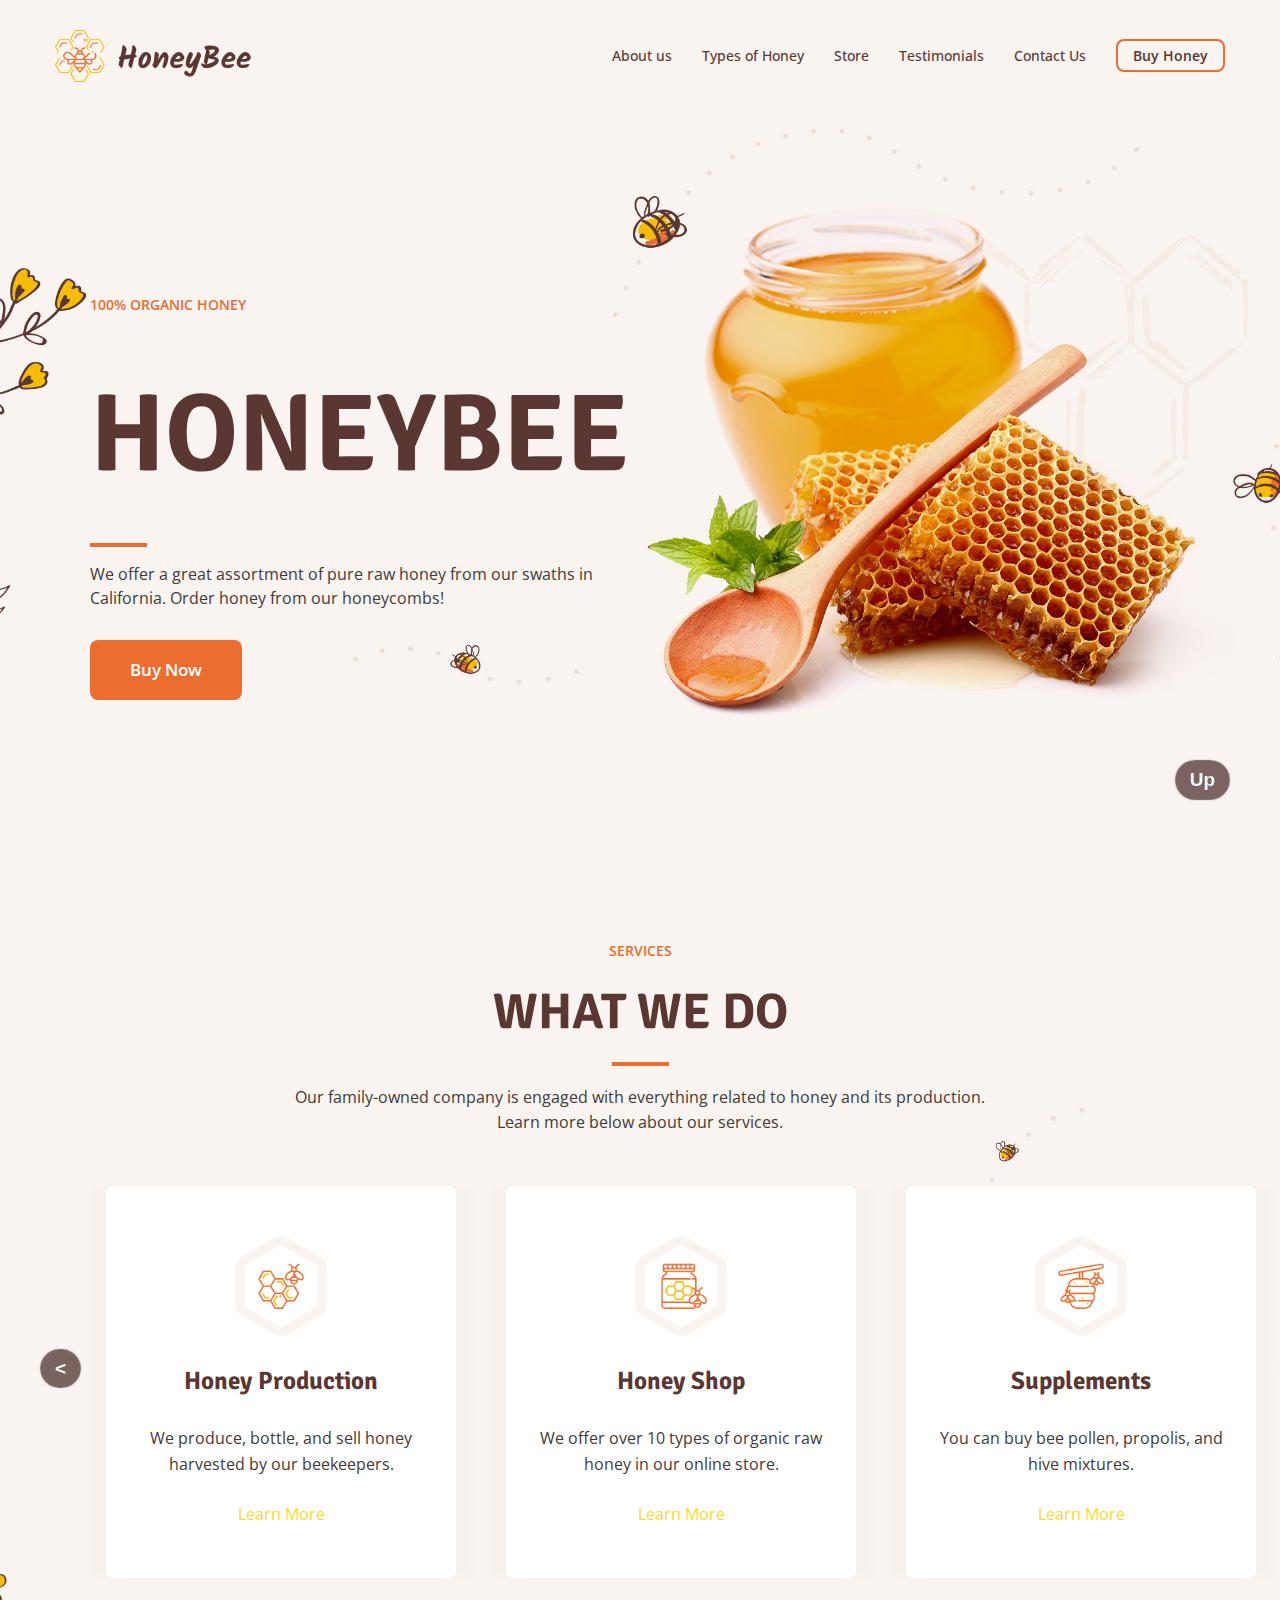
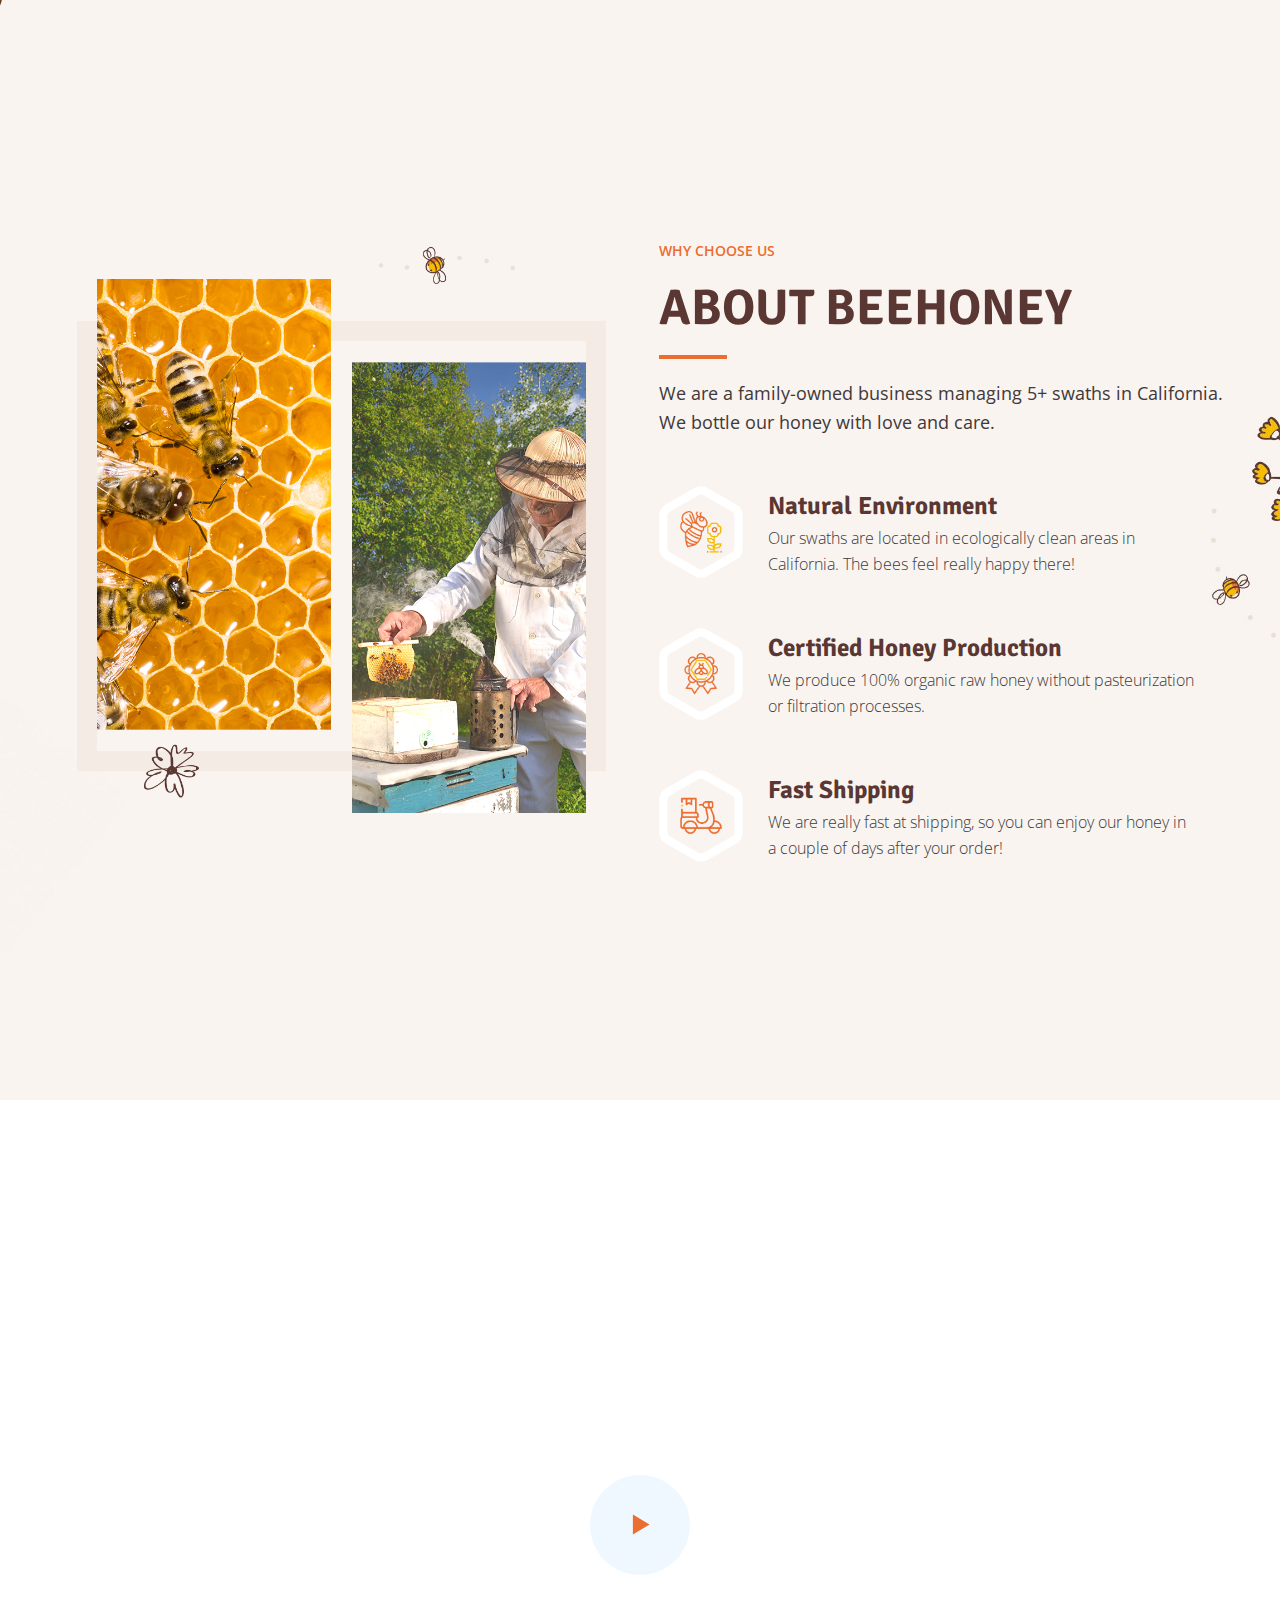
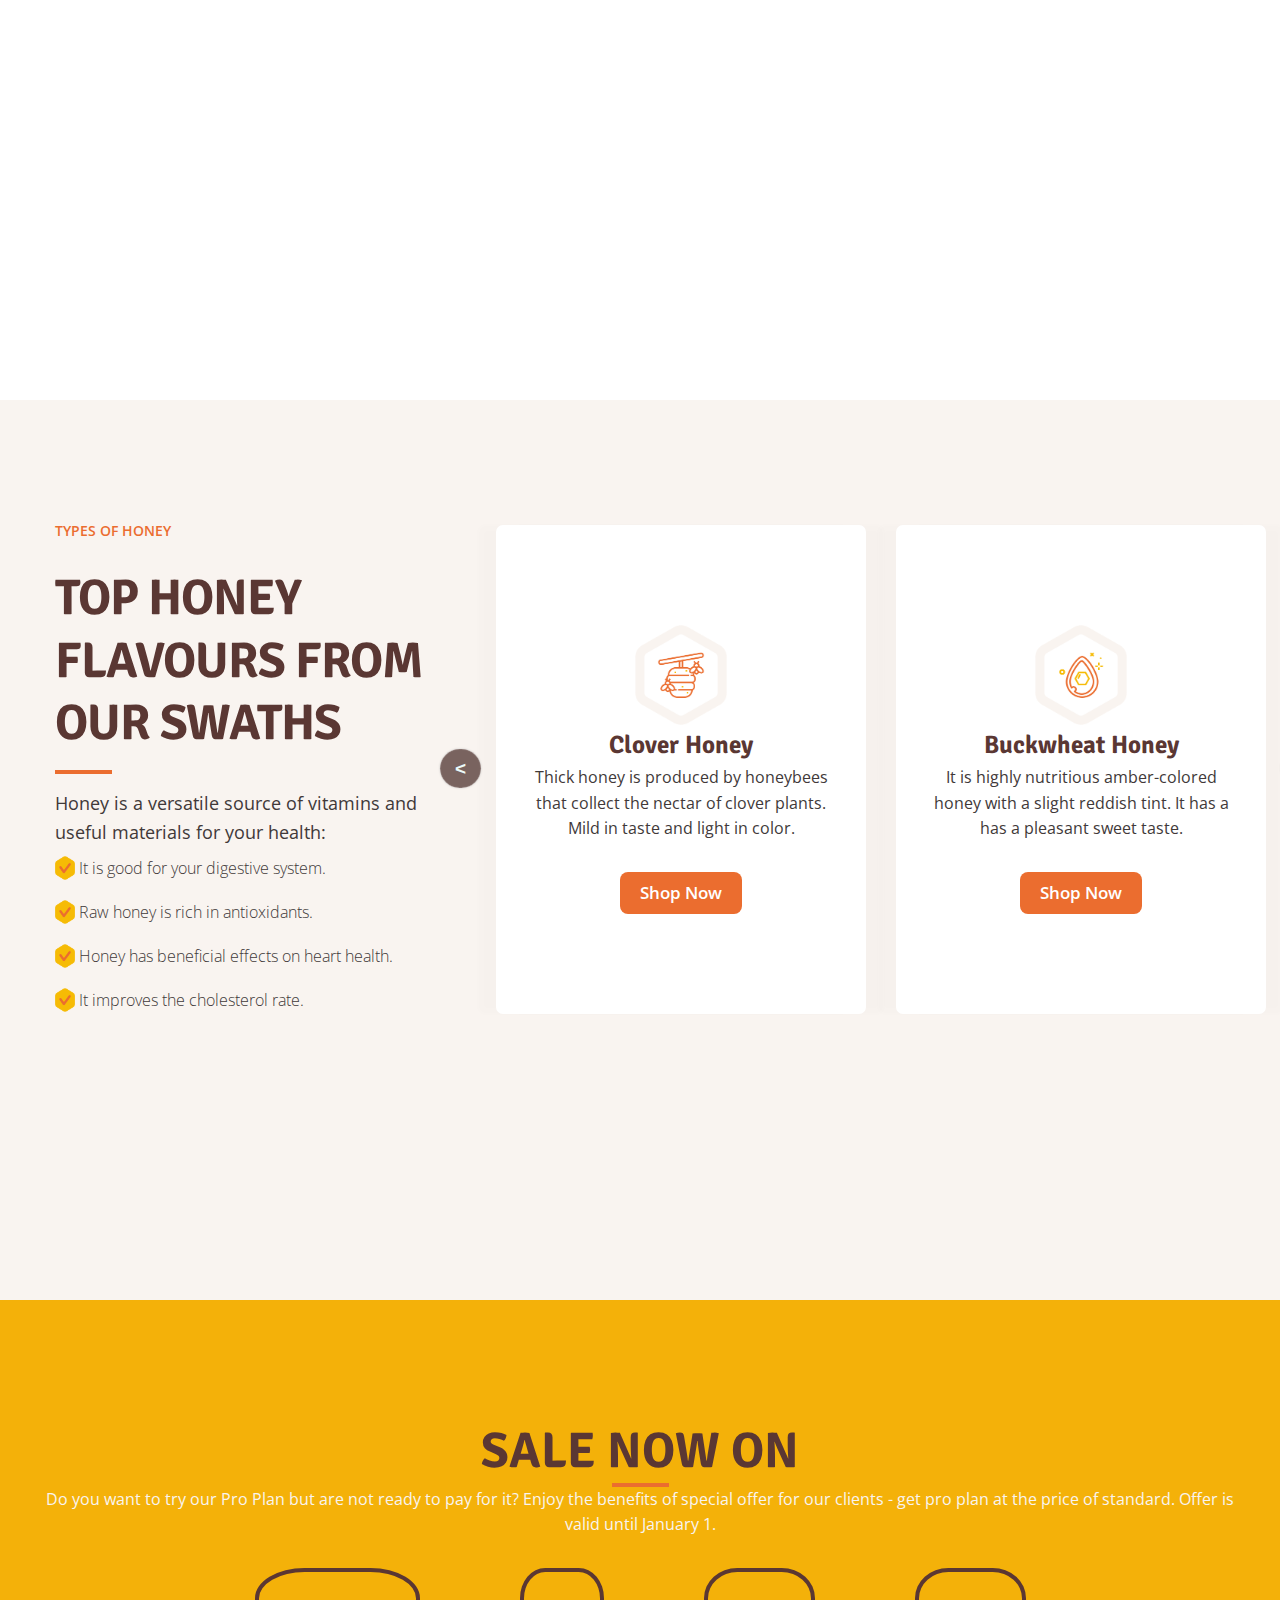
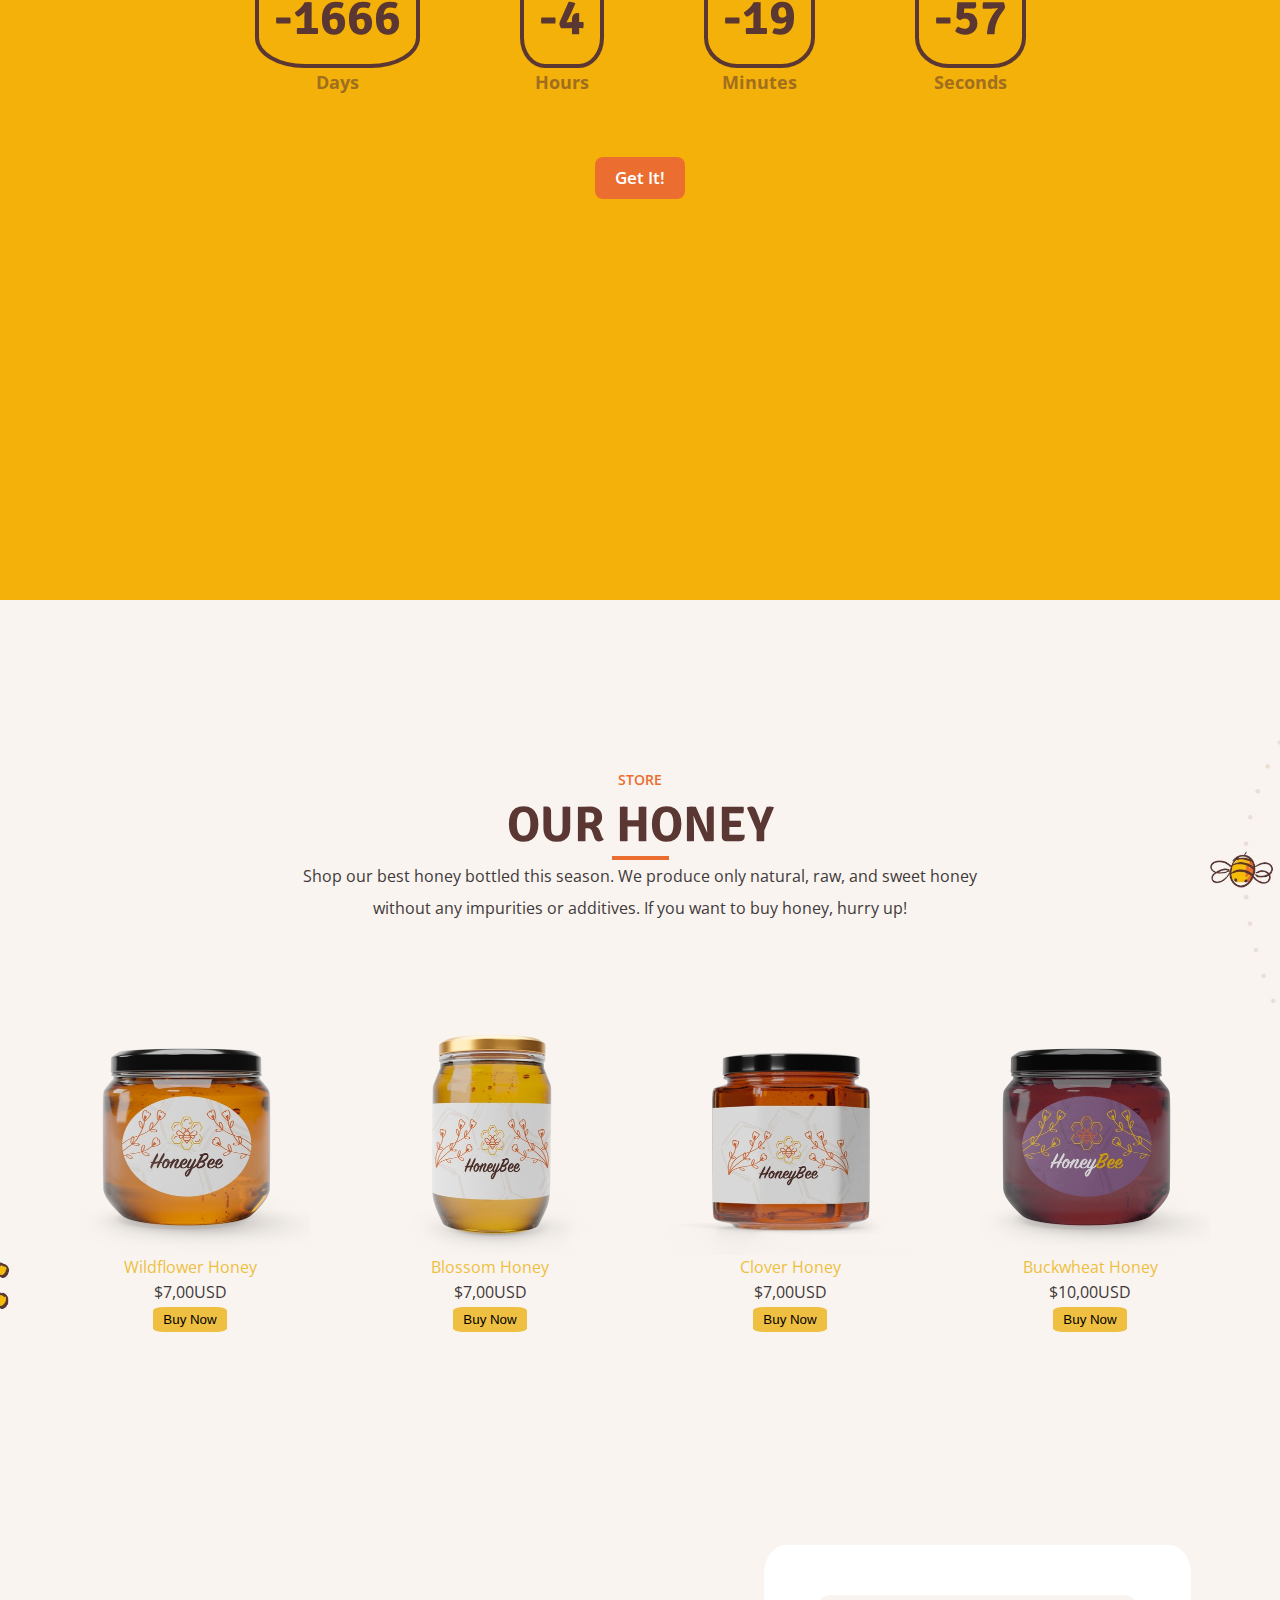
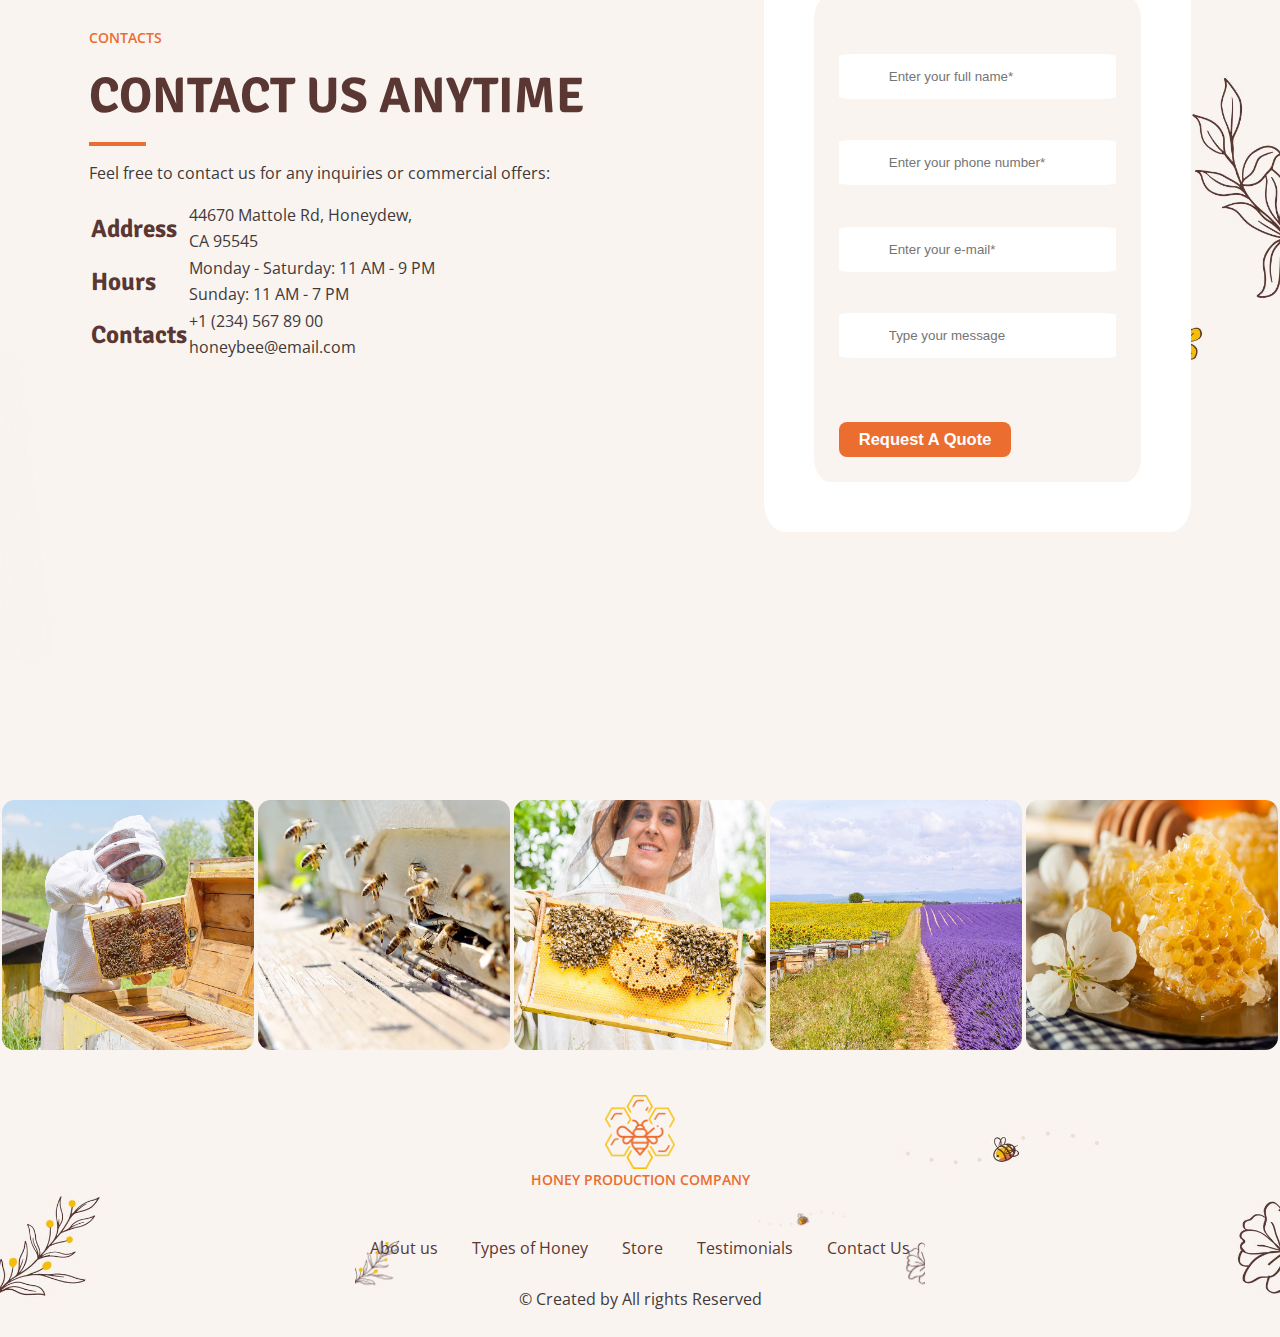
<file: index.html>
<!DOCTYPE html>
<html lang="en">

<head>
    <meta charset="UTF-8">
    <meta http-equiv="X-UA-Compatible" content="IE=edge">
    <meta name="viewport" content="width=device-width, initial-scale=1.0">
    <link rel="stylesheet" href="css/main.css">
    <link href="https://fonts.googleapis.com/css?family=Signika+Negative:300,regular,600,700" rel="stylesheet" />
    <link href="https://fonts.googleapis.com/css?family=Open+Sans:300,regular,600,700,800" rel="stylesheet" />
    <title>Honey Production Website</title>
</head>

<body>
    <header class="header" id="home">
        <div class="header_container container">
            <div class="header_menu">
                <a href="index.html" class="header_logo">
                    <img src="icons/logotype.png" alt="logo" class="header_icon">
                </a>
                <nav class="header_nav">
                    <ul class="menu_list">
                        <li class="menu_item">
                            <a class="menu_link" href="#about-us">About us</a>
                        </li>
                        <li class="menu_item">
                            <a class="menu_link" href="#typesofhoney">Types of Honey</a>
                        </li>
                        <li class="menu_item">
                            <a class="menu_link" href="#store">Store</a>
                        </li>
                        <li class="menu_item">
                            <a class="menu_link" href="#testimonials">Testimonials</a>
                        </li>
                        <li class="menu_item">
                            <a class="menu_link" href="#contacts">Contact Us</a>
                        </li>
                        <li class="menu_item">
                            <div><a class="menu_link buy_link" href="#store">Buy Honey</a></div>
                        </li>
                    </ul>
                </nav>
            </div>
            <div class="header_content">
                <h4>100% organic honey</h4>
                <h1>Honeybee</h1>
                <div class="divider"></div>
                <p>We offer a great assortment of pure raw honey from our swaths in <br> California. Order honey from
                    our
                    honeycombs!</p>
                <div><a href='#store' class="link_button">Buy Now</a></div>
            </div>
        </div>
    </header>

    <!-- services section -->
    <section class="services">
        <div class="container services_container">
            <div class="services_main">
                <h4>Services</h4>
                <h2>What we do</h2>
                <div class="divider services_divider"></div>
                <p class="services_text">Our family-owned company is engaged with everything related to honey and its
                    production. <br>
                    Learn
                    more below about our services.</p>
            </div>
            <div class="slider">
                <div class="btn_div"><a href="#" class="btn_prev services_btn_prev">
                        <</a> </div> <div class="slider_tabs">
                            <!-- <div class="sliders_tab">
                                <img src="icons/whatwedo/honeyprod-icon.png" alt="honeyprod">
                                <h3>Honey Production</h3>
                                <p>We produce, bottle, and sell honey <br> harvested by our beekeepers. <br> </p>
                                <a href="#about-us" class="services_link">Learn More</a>
                            </div>
                            <div class="sliders_tab">
                                <img src="icons/whatwedo/honey-shop.png" alt="honey-shop-icon">
                                <h3>Honey Shop</h3>
                                <p>We offer over 10 types of organic raw <br> honey in our online store. <br> </p>
                                <a href="#store" class="services_link">Learn More</a>
                            </div>
                            <div class="sliders_tab">
                                <img src="icons/whatwedo/supplements-icon.png" alt="supplementі-icon">
                                <h3>Supplements</h3>
                                <p>You can buy bee pollen, propolis, and <br> hive mixtures.</p>
                                <a href="#contacts" class="services_link">Learn More</a>
                            </div> -->
                            <!-- <div class="sliders_tab">
                            <img src="icons/whatwedo/beekeeping.png" alt="beekeeping-icon">
                            <h3>Beekeeping</h3>
                            <p>Feel free to book excursions and <br> workshops at our swaths. <br> <a href="#contacts"
                                    style="color: yellow;">Learn More</a></p>
                        </div> -->
                </div>
                <div class="btn_div"><a href="#" class="btn_next services_btn_next">></a></div>
            </div>
        </div>
    </section>

    <!-- why choose us section -->
    <section class="why-choose-us" id="about-us">
        <div class="container why_container">
            <img class="why_img" src="img/about.png" alt="oldman with bees">
            <div class="why-choose-us_main">
                <h4>Why choose us</h4>
                <h2>About beehoney</h2>
                <div class="divider why_divider"></div>
                <p class="why_p">We are a family-owned business managing 5+ swaths in California. <br> We bottle our
                    honey with love
                    and care.</p>
                <div class="benefits-wrapper">
                    <div class="benefit-item">
                        <img src="icons/whychooseus/natural.png" alt="bee with flower">
                        <div class="benefit_item_content">
                            <h3>Natural Environment</h3>
                            <p>Our swaths are located in ecologically clean areas in <br> California. The bees feel
                                really
                                happy there!</p>
                        </div>
                    </div>
                    <div class="benefit-item">
                        <img src="icons/whychooseus/certified.png" alt="certified sigh with bee">
                        <div class="benefit_item_content">
                            <h3>Certified Honey Production</h3>
                            <p>We produce 100% organic raw honey without pasteurization <br> or filtration processes.
                            </p>
                        </div>

                    </div>
                    <div class="benefit-item">
                        <img src="icons/whychooseus/fast.png" alt="scooter">
                        <div class="benefit_item_content">
                            <h3>Fast Shipping</h3>
                            <p>We are really fast at shipping, so you can enjoy our honey in <br> a couple of days after
                                your order!</p>
                        </div>
                    </div>
                </div>
            </div>
        </div>
    </section>
    <!-- How is made -->
    <section class="how-is-made">
        <div class="container play_container">
            <div class="play">
                <div class="play_icon">
                    <svg xmlns="http://www.w3.org/2000/svg" xmlns:xlink="http://www.w3.org/1999/xlink" version="1.1"
                        x="0px" y="0px" viewBox="0 0 100 99.999" enable-background="new 0 0 100 99.999"
                        xml:space="preserve" style="max-width:100%" height="100%">
                        <polygon fill="currentColor" points="35.783,69 35.783,29 69,49.143 "></polygon>
                    </svg>
                </div>
            </div>
            <p>How honey is made</p>
        </div>
    </section>

    <!-- typesofhoney section -->
    <section class="types-of-honey" id="typesofhoney">
        <div class="container types_container">
            <div class="types_info">
                <h4>Types of honey</h4>
                <div class="types_heading">
                    <h2>Top honey flavours from our swaths</h2>
                </div>
                <div class="divider"></div>
                <p>Honey is a versatile source of vitamins and <br> useful materials for your health:</p>
                <div class="list_with_icon">
                    <div class="list_with_icon_item">
                        <img src="icons/typesofhoney/check-icon-new.png" alt="icon">
                        <span>It is good for your digestive system.</span>
                    </div>
                    <div class="list_with_icon_item">
                        <img src="icons/typesofhoney/check-icon-new.png" alt="icon">
                        <span>Raw honey is rich in antioxidants.</span>
                    </div>
                    <div class="list_with_icon_item">
                        <img src="icons/typesofhoney/check-icon-new.png" alt="icon">
                        <span>Honey has beneficial effects on heart health.</span>
                    </div>
                    <div class="list_with_icon_item">
                        <img src="icons/typesofhoney/check-icon-new.png" alt="icon">
                        <span>It improves the cholesterol rate.</span>
                    </div>
                </div>
            </div>

            <div class="types-of-honey-wrapper">
                <div class="btn_div"><a href="#" class="btn_prev slider_btn_prev">
                        <</a> </div> <div class="types-of-honey-items">
                </div>
                <div class="btn_div"><a href="#" class="btn_next slider_btn_next">></a></div>
            </div>
        </div>
    </section>
    <section class="countdown">
        <div class="container">
            <div class="promotion__timer">
                <h2>SALE NOW ON</h2>
                <div class="divider count-divider"></div>
                <p>Do you want to try our Pro Plan but are not ready to pay for it? Enjoy the benefits of special offer
                    for our clients - get pro plan at the price of standard. Offer is valid until January 1.</p>
                <div class="timer">
                    <div class="timer__block">
                        <span class="time" id="days">12</span>
                        <span>days</span>
                    </div>
                    <div class="timer__block">
                        <span class="time" id="hours">20</span>
                        <span>hours</span>
                    </div>
                    <div class="timer__block">
                        <span class="time" id="minutes">56</span>
                        <span>minutes</span>
                    </div>
                    <div class="timer__block">
                        <span class="time" id="seconds">20</span>
                        <span>seconds</span>
                    </div>
                </div>
                <a href="#home" class="types_link_button">Get it!</a>
            </div>
        </div>
    </section>


    <div class="up">
        <a href="#home">Up</a>
    </div>

    <!-- Store section -->
    <section class="store" id="store">
        <div class="container shop-container">
            <div class="store-info">
                <h4>Store</h4>
                <h2>Our honey</h2>
                <div class="divider"></div>
                <p>Shop our best honey bottled this season. We produce only natural, raw, and sweet honey <br> without
                    any impurities or additives. If you want to buy honey, hurry up!</p>
            </div>
            <div class="shop-wrapper">
                <div class="shop-items">
                    <div class="shop-item">
                        <a href="wildflower.html"><img src="img/jar-wildflower-shop.jpg" alt="jar-wildflower"></a>
                        <br>
                        <a href="wildflower.html">Wildflower Honey</a>
                        <h5>$7,00USD</h5>
                        <button class="buy">Buy Now</button>
                    </div>
                    <div class="shop-item">
                        <a href="blossom.html"><img src="img/jar-blossom-shop.jpg" alt="jar-blossom"></a>
                        <br>
                        <a href="blossom.html">Blossom Honey</a>
                        <h5>$7,00USD</h5>
                        <button class="buy">Buy Now</button>
                    </div>
                    <div class="shop-item">
                        <a href="clover.html"><img src="img/jar-clover-shop.jpg" alt="jar-clover"></a>
                        <br>
                        <a href="clover.html">Clover Honey</a>
                        <h5>$7,00USD</h5>
                        <button class="buy">Buy Now</button>
                    </div>
                    <div class="shop-item">
                        <a href="buckwheat.html"><img src="img/jar-buckwheat-shop.jpg" alt="jar-buckwheat"></a>
                        <br>
                        <a href="buckwheat.html">Buckwheat Honey</a>
                        <h5>$10,00USD</h5>
                        <button class="buy">Buy Now</button>
                    </div>
                    <!-- <div class="shop-item">
                        <a href="shop-item.html"><img src="img/jar-citrusblossom.jpg" alt="jar-citrusblossom"></a>
                        <br>
                        <a href="shop-item.html">Citrus Blossom Honey</a>
                        <h5>$7,00USD</h5>
                        <button class="buy">Buy Now</button>
                    </div> -->
                </div>
            </div>

        </div>
    </section>

    <!-- Transition section -->
    <!-- <section class="transition">
        <br><br><br><br><br><br><br><br><br><br>
    </section> -->

    <!-- How to order section -->
    <!-- <section class="how-to-order">
        <div class="container">
            <h4>How to order</h4>
            <h2>Want to order honey?</h2>
            <div class="divider"></div>
            <p>We are a small family-owned swath chain in California and we produce a limited amount of <br> honey
                every season. If you want to buy honey, the information below is for you: </p>

            <div class="how-to-order-tabs">
                <div class="how-to-order-tab">
                    <img src="icons/howtoorder/flower.png" alt="flower">
                    <h3>1. Wait a Bit </h3>
                    <p>We harvest honey approximately 4 times a year,<br> excluding winter. </p>
                </div>
                <div class="how-to-order-tab">
                    <img src="icons/howtoorder/honey.png" alt="honey">
                    <h3>2. Choose Honey Type</h3>
                    <p>Depending on the season, there may be different <br> types of recently bottled honey on our
                        site.</p>
                </div>
                <div class="how-to-order-tab">
                    <img src="icons/howtoorder/cake.png" alt="cake">
                    <h3>3. Order & Enjoy</h3>
                    <p>We are really quick at shipping, so you'll get your <br> parcel in a couple of days.</p>
                </div>
            </div>
            <a href="#contacts">Have a special request?</a>
        </div>
    </section> -->


    <!-- Testimonials section -->
    <!-- <section class="testimonials" id="testimonials">
        <div class="container">
            <h4>Testimonials</h4>
            <h2>What our clients say</h2>
            <div class="divider"></div>
            <p>We are glad that our honey is to our clients' liking. Your reviews and warm words of <br>
                appreciation make us better! </p>
            <div class="testimonials-wrapper">
                <div class="testimonial_item">
                    <img src="icons/testimonials/dean.png" alt="dean-guy">
                    <h3>Dean Nillstrom</h3>
                    <p>“Nowadays it is not so easy to find really good, tasty, and natural <br> honey. I first tried
                        the HoneyBee honey several years ago, and since <br> then I have been a regular customer of
                        this producer. I know for sure <br> that these guys work with feeling and sell real honey
                        from their <br> swaths. I am always happy with the product I receive." </p>
                    <p class="date-of-post">October 28, 2020</p>
                </div>
                <div class="testimonial_item">
                    <img src="icons/testimonials/diana.png" alt="diana-girl">
                    <h3>Diana Fergusson</h3>
                    <p>“Having tasted this honey once, I no longer needed alternatives. This <br> is the tastiest
                        honey I've ever tried! I buy different types of honey, <br> from clover to buckwheat. Each
                        jar of honey is a real triumph of <br> taste. This is real honey — thick, aromatic, dark,
                        and moderately <br> sweet. Exactly what I need!"</p>
                    <p class="date-of-post">April 18, 2021</p>
                </div>
                <div class="testimonial_item">
                    <img src="icons/testimonials/jessica.png" alt="jessica-girl">
                    <h3>Jessica Peterson</h3>
                    <p>“This is great honey, 100% natural! It is not the first time I order <br> honey from this
                        company, and every time I know that I will get <br> delicious, high-quality, not
                        crystallized honey. I use honey as a <br> topping for pancakes, various desserts, and
                        marinades. It is delicious <br> and my children also like this honey!"</p>
                    <p class="date-of-post">October 28, 2020</p>
                </div>
            </div>
        </div>
    </section> -->

    <!-- statistic section -->
    <!-- <section class="statistic">
        <div class="container">
            <div class="statistic-item">
                <h2>2574</h2>
                <div class="divider"></div>
                <p>Honey jars produced in 2020</p>
            </div>
            <div class="statistic-item">
                <h2>130</h2>
                <div class="divider"></div>
                <p>Customers every month</p>
            </div>
            <div class="statistic-item">
                <h2>12</h2>
                <div class="divider"></div>
                <p>Swaths in California</p>
            </div>
            <div class="statistic-item">
                <h2>3946</h2>
                <div class="divider"></div>
                <p>Bees working for you</p>
            </div>
        </div>
    </section> -->

    <!-- blog section -->
    <!-- <section class="blog">
        <div class="container">
            <h4>Blog</h4>
            <h2>LEARN MORE ABOUT HONEYBEE</h2>
            <div class="divider"></div>
            <p>Think that honey production is boring? Not at all! Read our blog and the latest news from <br> our
                swaths to learn more!</p>
            <div class="blog_news_wrapper">
                <div class="news-item">
                    <img src="img/news-natural-honey.jpg" alt="honey with fruits">
                    <h4>FEBRUARY 7, 2021</h4>
                    <h3>What is Natural Honey? </h3>
                    <p>Let's see how to distinguish natural <br> honey from artificial honey.</p>
                </div>
                <div class="news-item">
                    <img src="img/news-newseason.jpg" alt="group of people">
                    <h4>MARCH 10, 2021</h4>
                    <h3>New Season is Here! </h3>
                    <p>After winter, work in our Californian <br> swaths is in full swing again.</p>
                </div>
                <div class="news-item">
                    <img src="img/news-honey-in-jar.jpg" alt="honey in jar">
                    <h4>MARCH 17, 2021</h4>
                    <h3>Honey in Jars</h3>
                    <p>Why is honey usually sold in glass jars? <br> Our expert explains. </p>
                </div>
                <div class="news-item">
                    <img src="img/news-how-is-harvested.jpg" alt="man with bees">
                    <h4>APRIL 12, 2021</h4>
                    <h3>How is Honey Harvested?</h3>
                    <p>Learn about how our beekeepers harvest <br> honey from honeycomb frames.</p>
                </div>
            </div>
        </div>
    </section> -->

    <!-- faq section -->
    <!-- <section class="faq">
        <div class="container">
            <img src="img/faq-img.jpg" alt="honeycomb">
            <div class="wrapper-of-faq">
                <h4>faq</h4>
                <h2>Honey questions</h2>
                <div class="divider"></div>
                <p>Below are the most popular questions from our clients. </p>
                <div class="questions-wrapper">
                    <div class="question-item">
                        <h3>What is raw honey?</h3>
                        <div class="question-item-content">
                            <p>Raw honey is honey as it is in the beehive. Raw honey is made by extracting <br>
                                honey from the honeycombs and separating it from impurities. It doesn't <br> contain
                                any hidden sugars and is not pasteurized or processed. </p>
                        </div>
                    </div>
                    <hr>
                    <div class="question-item">
                        <h3>Can your honey cause allergies?</h3>
                        <div class="question-item-content">
                            <p>We sell pure organic honey but it can cause allergies, indeed. Typical <br> symptoms
                                are the same as common pollen allergy symptoms: runny nose, <br> sneezing, and
                                swelling.</p>
                        </div>
                    </div>
                    <hr>
                    <div class="question-item">
                        <h3>What payment options do you provide?</h3>
                        <div class="question-item-content">
                            <p>We accept Visa and MasterCard cards issued by any American bank. You can <br> also
                                use PayPal. </p>
                        </div>
                    </div>
                    <hr>
                    <div class="question-item">
                        <h3>Why does the assortment change sometimes?</h3>
                        <div class="question-item-content">
                            <p>We bottle honey 3-4 times per year, according to the harvest seasons. Our <br>
                                capabilities are limited to around 3000 jars a year. Therefore, depending on <br>
                                the season, there may be different honey in our assortment, and some <br> products
                                may be temporarily unavailable. </p>
                        </div>
                    </div>
                    <hr>
                </div>
            </div>
        </div>
    </section> -->

    <!-- contact section -->
    <section class="contacts" id="contacts">
        <div class="container contact-container">
            <div class="contacts-wrapper">
                <h4>Contacts</h4>
                <h2>Contact us anytime</h2>
                <div class="divider"></div>
                <p>Feel free to contact us for any inquiries or commercial offers:</p>
                <div class="table">
                    <table>
                        <tr>
                            <td>
                                <h3>Address</h3>
                            </td>
                            <td>44670 Mattole Rd, Honeydew, <br>
                                CA 95545</td>
                        </tr>
                        <tr>
                            <td>
                                <h3>Hours</h3>
                            </td>
                            <td>Monday - Saturday: 11 AM - 9 PM <br>
                                Sunday: 11 AM - 7 PM</td>
                        </tr>
                        <tr>
                            <td>
                                <h3>Contacts</h3>
                            </td>
                            <td>+1 (234) 567 89 00 <br>
                                honeybee@email.com</td>
                        </tr>
                    </table>
                </div>
                <!-- will be added a map -->
            </div>
            <div class="contact-form">
                <form class="form">
                    <label for="fullname"></label><br>
                    <input type="text" id="fullname" name="fullname" placeholder="Enter your full name*"><br>
                    <label for="pnumber"></label><br>
                    <input type="text" id="pnumber" name="pnumber" placeholder="Enter your phone number*"><br>
                    <label for="email"></label><br>
                    <input type="text" id="email" name="email" placeholder="Enter your e-mail*"><br>
                    <label for="message"></label><br>
                    <input type="text" id="message" name="massage" placeholder="Type your message"><br><br>
                    <button class="btn_form" type="submit">Request a Quote</button>

                </form>
            </div>
        </div>
    </section>
    <section class="gallery">
        <img src="img/gallery-man.jpg" alt="beekeeper">
        <img src="img/gallery-bees.jpg" alt="bees">
        <img src="img/gallery-girl.jpg" alt="beekeeper">
        <img src="img/gallery-field.jpg" alt="field with flowers">
        <img src="img/gallery-honey.jpg" alt="honey">
    </section>


    <!-- footer -->
    <footer class="footer">
        <div class="container footer-container">
            <a href="index.html"><img src="icons/footer-logo.png" alt="logo"></a>
            <h4>Honey Production Company</h4>
            <div class="footer">
                <a href="#about-us">About us</a></li>
                <a href="#typesofhoney">Types of Honey</a>
                <a href="#store">Store</a></li>
                <a href="#testimonials">Testimonials</a>
                <a href="#contacts">Contact Us</a>
            </div>


            <!-- <div class="social-network">
                <ul>
                    <li><img src="" alt=""></li>
                    <li><img src="" alt=""></li>
                    <li><img src="" alt=""></li>
                </ul>
            </div> -->
            <p>© Created by All rights Reserved</p>
        </div>
    </footer>

    <script src=""></script>
</body>
<script src="js/main.js"></script>

</html>
</file>
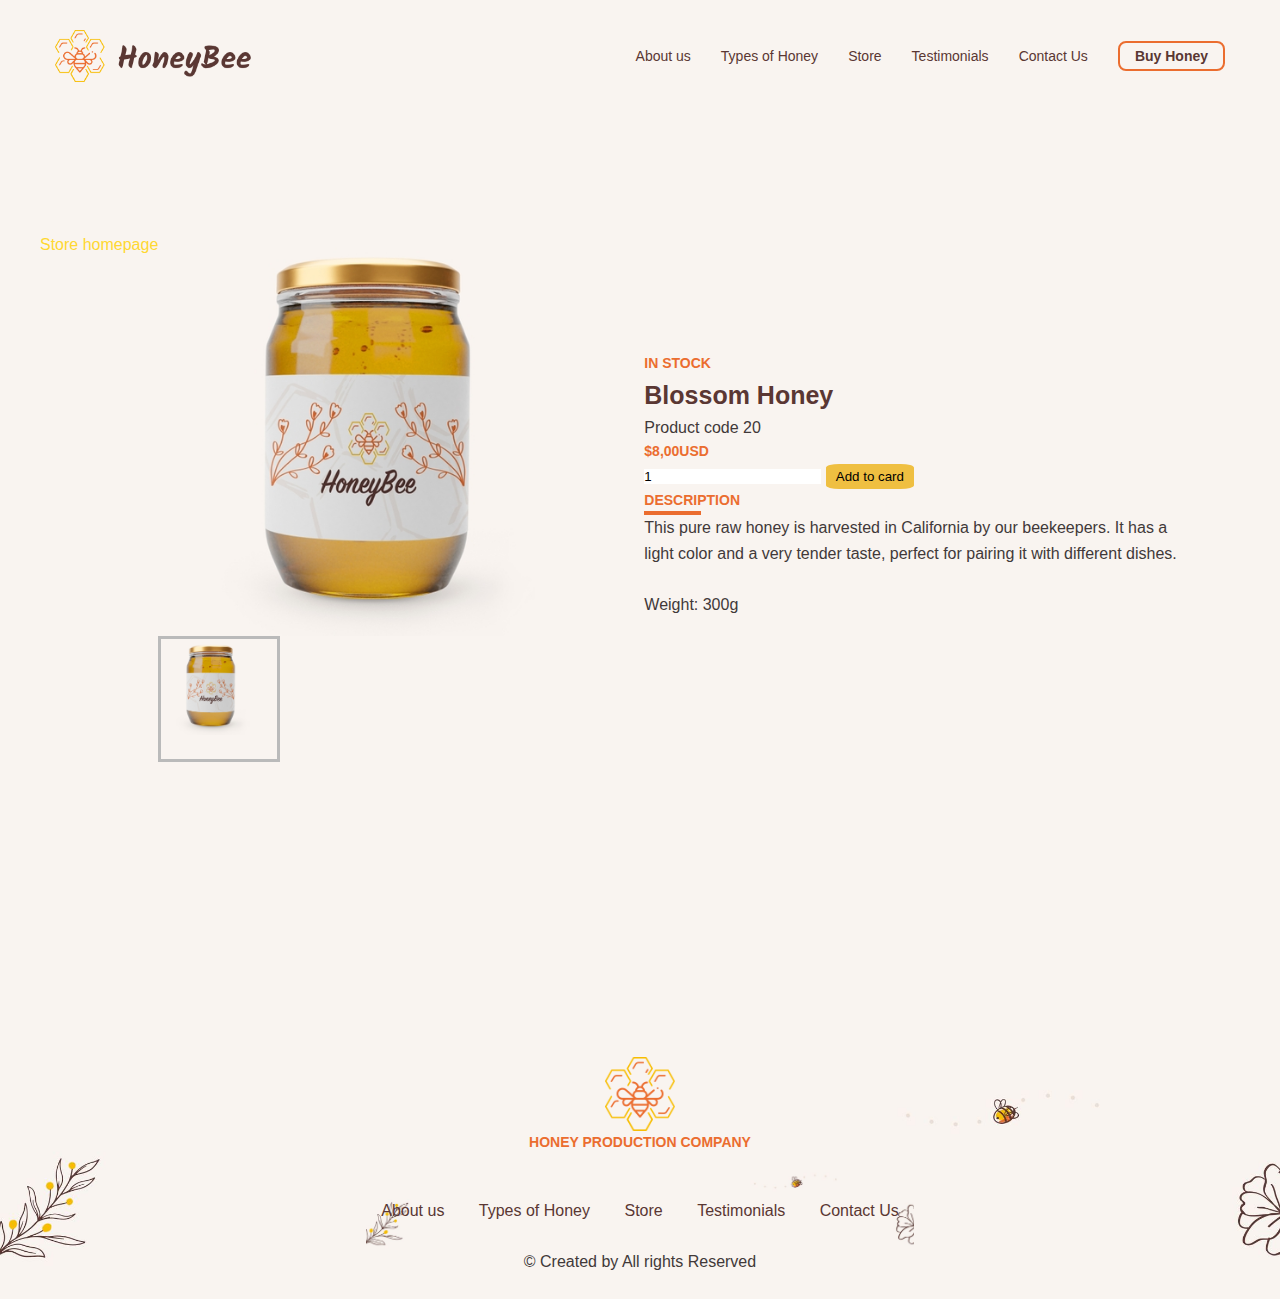
<file: blossom.html>
<!DOCTYPE html>
<html lang="en">

<head>
    <meta charset="UTF-8">
    <meta http-equiv="X-UA-Compatible" content="IE=edge">
    <meta name="viewport" content="width=device-width, initial-scale=1.0">
    <link rel="stylesheet" href="css/main.css">
    <title>Document</title>
</head>

<body>
    <header class="header_second_page">
        <div class="header_container container">
            <div class="header_menu header_menu_shop">
                <a href="index.html" class="header_logo">
                    <img src="icons/logotype.png" alt="logo" class="header_icon">
                </a>
                <nav class="header_nav">
                    <ul class="menu_list">
                        <li class="menu_item">
                            <a class="menu_link" href="#about-us">About us</a>
                        </li>
                        <li class="menu_item">
                            <a class="menu_link" href="#typesofhoney">Types of Honey</a>
                        </li>
                        <li class="menu_item">
                            <a class="menu_link" href="#store">Store</a>
                        </li>
                        <li class="menu_item">
                            <a class="menu_link" href="#testimonials">Testimonials</a>
                        </li>
                        <li class="menu_item">
                            <a class="menu_link" href="#contacts">Contact Us</a>
                        </li>
                        <li class="menu_item">
                            <div><a class="menu_link buy_link" href="#store">Buy Honey</a></div>
                        </li>
                    </ul>
                </nav>
            </div>
        </div>
    </header>
    <section class="shop_item_page">
        <div class="container shop_item_page_container">
            <a href="index.html">Store homepage</a>
            <div class="image-slider">
                <img src="img/jar-blossom-shop.jpg" alt="clover honey">
                <div class="img-wrapper">
                    <div class="image-items"><img src="img/jar-blossom-shop.jpg" alt=""></div>
                </div>
            </div>
            <div class="shop-item-content">
                <h4>In stock</h4>
                <h3>Blossom Honey</h3>
                <p>Product code 20</p>
                <h4>$8,00USD</h4>
                <hr>
                <form>
                    <input type="number" value="1">
                    <button type="submit" class="buy">Add to card</button>
                </form>
                <h4>description</h4>
                <div class="divider"></div>
                <p>This pure raw honey is harvested in California by our beekeepers. It has a <br> light color and a
                    very tender taste, perfect for pairing it with different dishes. <br> <br>
                    <span>Weight: 300g</span></p>

            </div>

        </div>
    </section>
    <footer class="footer">
        <div class="container footer-container">
            <a href="index.html"><img src="icons/footer-logo.png" alt="logo"></a>
            <h4>Honey Production Company</h4>
            <div class="footer">
                <a href="#about-us">About us</a></li>
                <a href="#typesofhoney">Types of Honey</a>
                <a href="#store">Store</a></li>
                <a href="#testimonials">Testimonials</a>
                <a href="#contacts">Contact Us</a>
            </div>


            <!-- <div class="social-network">
                <ul>
                    <li><img src="" alt=""></li>
                    <li><img src="" alt=""></li>
                    <li><img src="" alt=""></li>
                </ul>
            </div> -->
            <p>© Created by All rights Reserved</p>
        </div>
    </footer>

</body>

</html>
</file>
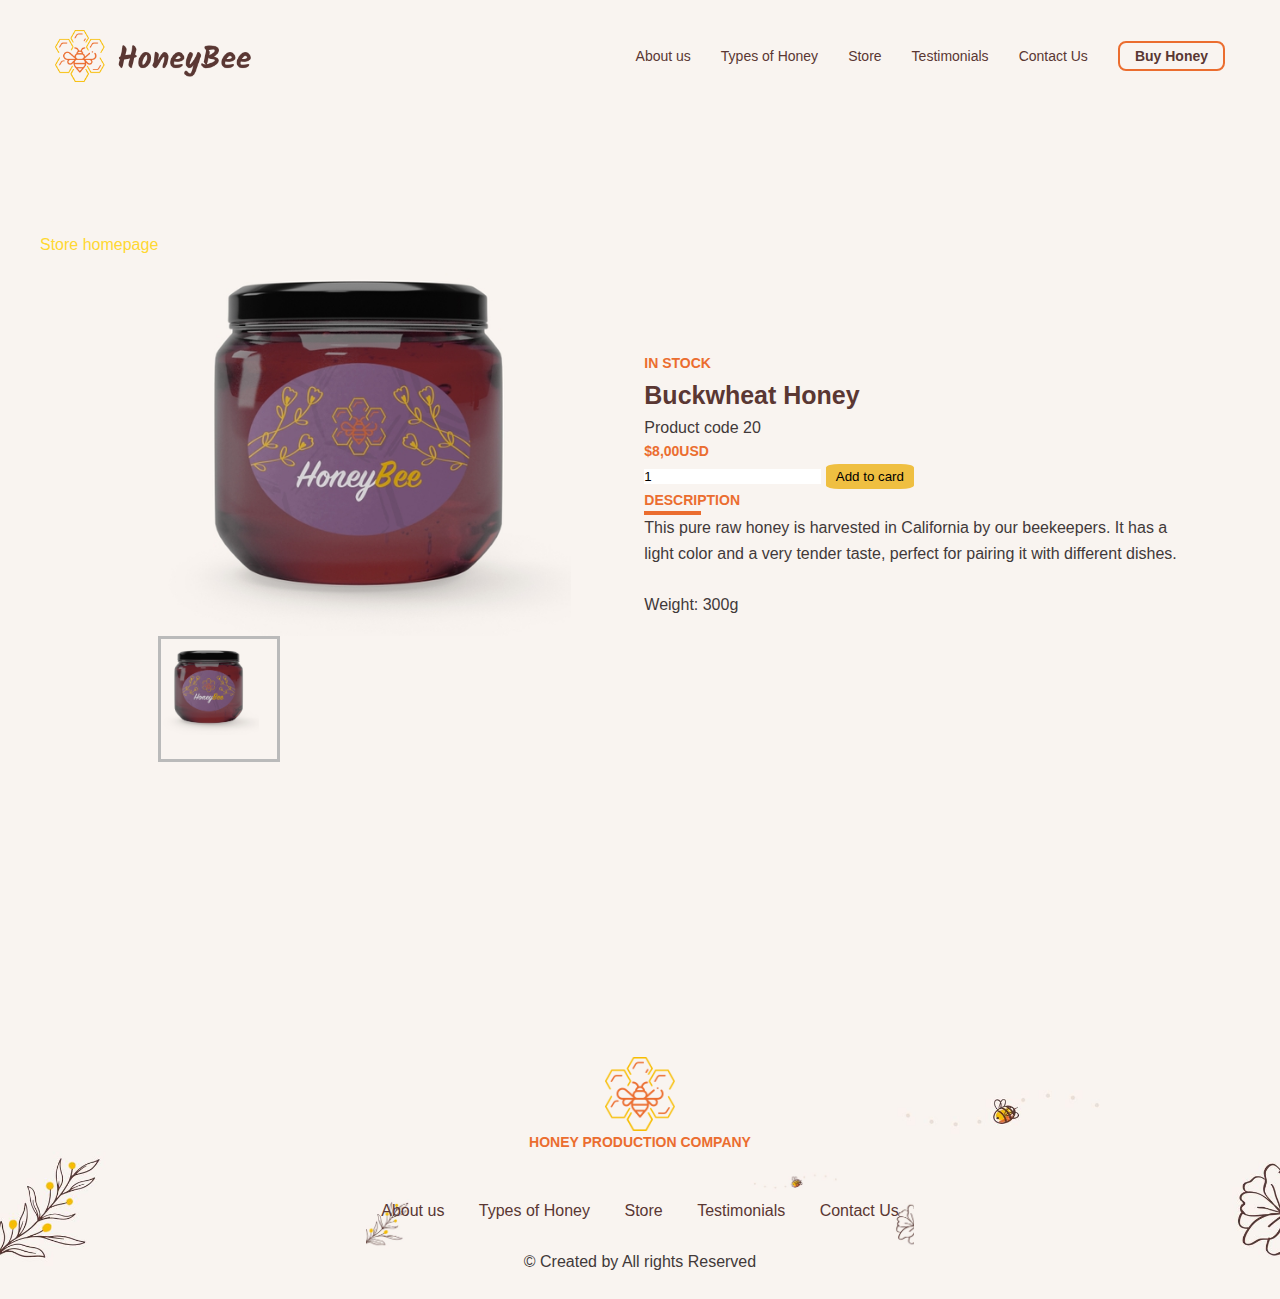
<file: buckwheat.html>
<!DOCTYPE html>
<html lang="en">

<head>
    <meta charset="UTF-8">
    <meta http-equiv="X-UA-Compatible" content="IE=edge">
    <meta name="viewport" content="width=device-width, initial-scale=1.0">
    <link rel="stylesheet" href="css/main.css">
    <title>Document</title>
</head>

<body>
    <header class="header_second_page">
        <div class="header_container container">
            <div class="header_menu header_menu_shop">
                <a href="index.html" class="header_logo">
                    <img src="icons/logotype.png" alt="logo" class="header_icon">
                </a>
                <nav class="header_nav">
                    <ul class="menu_list">
                        <li class="menu_item">
                            <a class="menu_link" href="#about-us">About us</a>
                        </li>
                        <li class="menu_item">
                            <a class="menu_link" href="#typesofhoney">Types of Honey</a>
                        </li>
                        <li class="menu_item">
                            <a class="menu_link" href="#store">Store</a>
                        </li>
                        <li class="menu_item">
                            <a class="menu_link" href="#testimonials">Testimonials</a>
                        </li>
                        <li class="menu_item">
                            <a class="menu_link" href="#contacts">Contact Us</a>
                        </li>
                        <li class="menu_item">
                            <div><a class="menu_link buy_link" href="#store">Buy Honey</a></div>
                        </li>
                    </ul>
                </nav>
            </div>
        </div>
    </header>
    <section class="shop_item_page">
        <div class="container shop_item_page_container">
            <a href="index.html">Store homepage</a>
            <div class="image-slider">
                <img src="img/jar-buckwheat-shop.jpg" alt="clover honey">
                <div class="img-wrapper">
                    <div class="image-items"><img src="img/jar-buckwheat-shop.jpg" alt=""></div>
                </div>
            </div>
            <div class="shop-item-content">
                <h4>In stock</h4>
                <h3>Buckwheat Honey</h3>
                <p>Product code 20</p>
                <h4>$8,00USD</h4>
                <hr>
                <form>
                    <input type="number" value="1">
                    <button type="submit" class="buy">Add to card</button>
                </form>
                <h4>description</h4>
                <div class="divider"></div>
                <p>This pure raw honey is harvested in California by our beekeepers. It has a <br> light color and a
                    very tender taste, perfect for pairing it with different dishes. <br> <br>
                    <span>Weight: 300g</span></p>

            </div>

        </div>
    </section>
    <footer class="footer">
        <div class="container footer-container">
            <a href="index.html"><img src="icons/footer-logo.png" alt="logo"></a>
            <h4>Honey Production Company</h4>
            <div class="footer">
                <a href="#about-us">About us</a></li>
                <a href="#typesofhoney">Types of Honey</a>
                <a href="#store">Store</a></li>
                <a href="#testimonials">Testimonials</a>
                <a href="#contacts">Contact Us</a>
            </div>


            <!-- <div class="social-network">
                <ul>
                    <li><img src="" alt=""></li>
                    <li><img src="" alt=""></li>
                    <li><img src="" alt=""></li>
                </ul>
            </div> -->
            <p>© Created by All rights Reserved</p>
        </div>
    </footer>

</body>

</html>
</file>
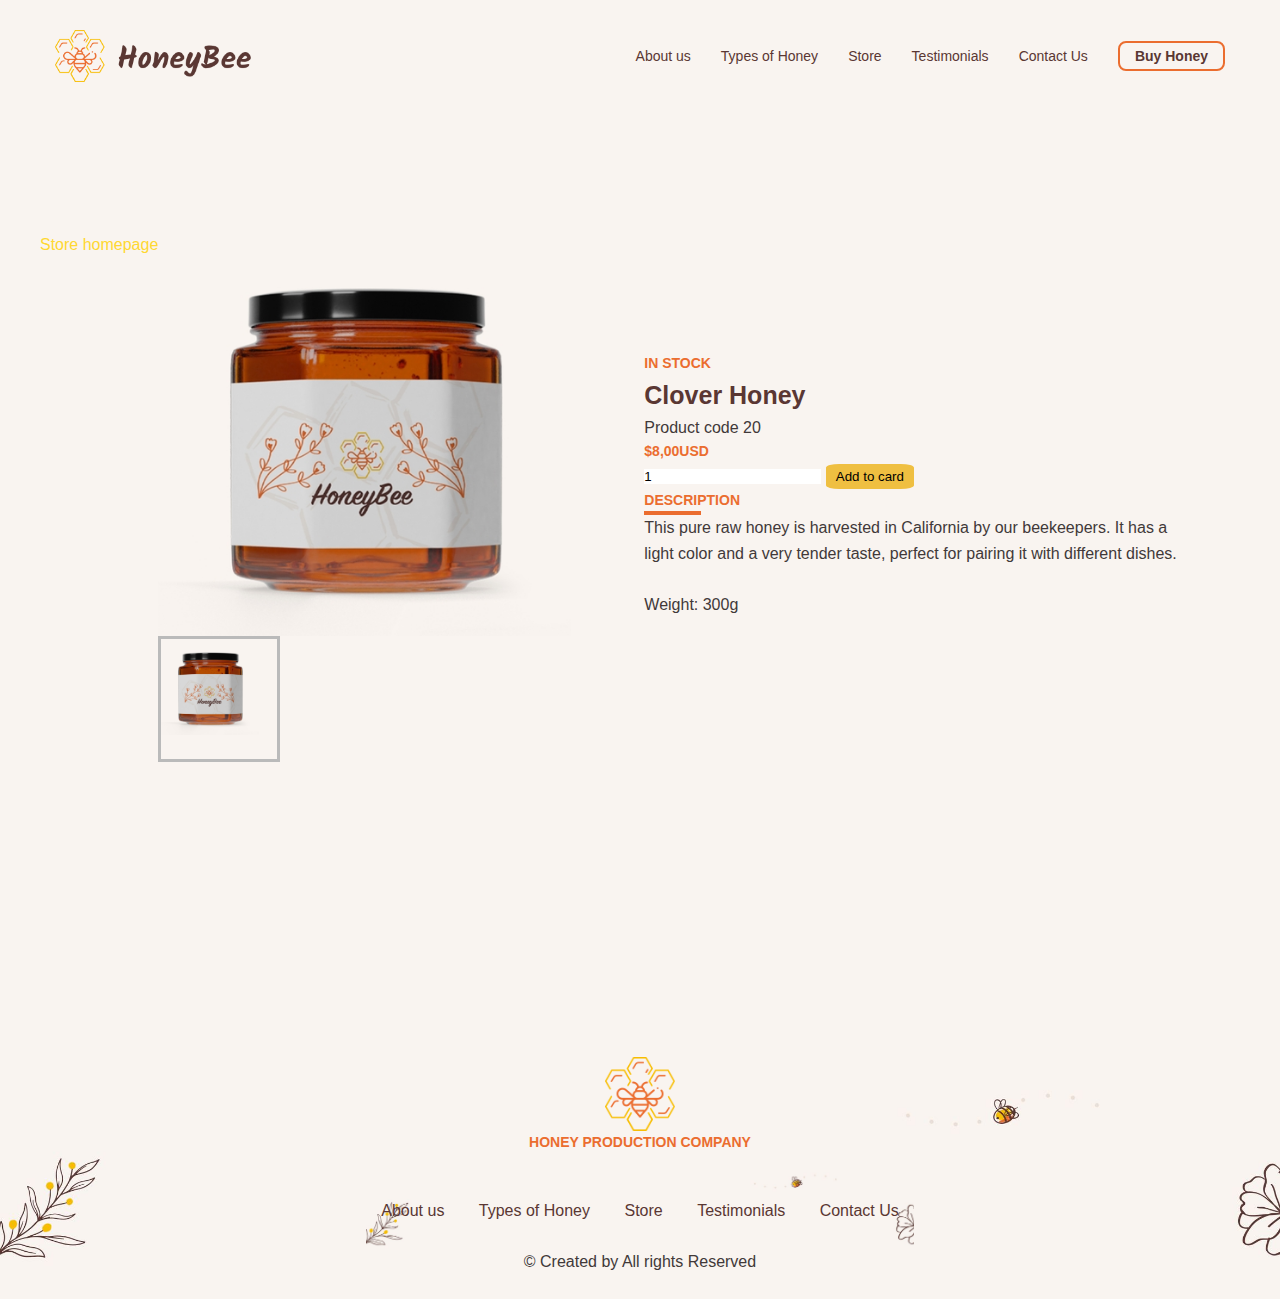
<file: clover.html>
<!DOCTYPE html>
<html lang="en">

<head>
    <meta charset="UTF-8">
    <meta http-equiv="X-UA-Compatible" content="IE=edge">
    <meta name="viewport" content="width=device-width, initial-scale=1.0">
    <link rel="stylesheet" href="css/main.css">
    <title>Document</title>
</head>

<body>
    <header class="header_second_page">
        <div class="header_container container">
            <div class="header_menu header_menu_shop">
                <a href="index.html" class="header_logo">
                    <img src="icons/logotype.png" alt="logo" class="header_icon">
                </a>
                <nav class="header_nav">
                    <ul class="menu_list">
                        <li class="menu_item">
                            <a class="menu_link" href="#about-us">About us</a>
                        </li>
                        <li class="menu_item">
                            <a class="menu_link" href="#typesofhoney">Types of Honey</a>
                        </li>
                        <li class="menu_item">
                            <a class="menu_link" href="#store">Store</a>
                        </li>
                        <li class="menu_item">
                            <a class="menu_link" href="#testimonials">Testimonials</a>
                        </li>
                        <li class="menu_item">
                            <a class="menu_link" href="#contacts">Contact Us</a>
                        </li>
                        <li class="menu_item">
                            <div><a class="menu_link buy_link" href="#store">Buy Honey</a></div>
                        </li>
                    </ul>
                </nav>
            </div>
        </div>
    </header>
    <section class="shop_item_page">
        <div class="container shop_item_page_container">
            <a href="#index.html">Store homepage</a>
            <div class="image-slider">
                <img src="img/jar-clover-shop.jpg" alt="clover honey">
                <div class="img-wrapper">
                    <div class="image-items"><img src="img/jar-clover-shop.jpg" alt=""></div>
                </div>
            </div>
            <div class="shop-item-content">
                <h4>In stock</h4>
                <h3>Clover Honey</h3>
                <p>Product code 20</p>
                <h4>$8,00USD</h4>
                <hr>
                <form>
                    <input type="number" value="1">
                    <button type="submit" class="buy">Add to card</button>
                </form>
                <h4>description</h4>
                <div class="divider"></div>
                <p>This pure raw honey is harvested in California by our beekeepers. It has a <br> light color and a
                    very tender taste, perfect for pairing it with different dishes. <br> <br>
                    <span>Weight: 300g</span></p>

            </div>

        </div>
    </section>
    <footer class="footer">
        <div class="container footer-container">
            <a href="index.html"><img src="icons/footer-logo.png" alt="logo"></a>
            <h4>Honey Production Company</h4>
            <div class="footer">
                <a href="#about-us">About us</a></li>
                <a href="#typesofhoney">Types of Honey</a>
                <a href="#store">Store</a></li>
                <a href="#testimonials">Testimonials</a>
                <a href="#contacts">Contact Us</a>
            </div>


            <!-- <div class="social-network">
                <ul>
                    <li><img src="" alt=""></li>
                    <li><img src="" alt=""></li>
                    <li><img src="" alt=""></li>
                </ul>
            </div> -->
            <p>© Created by All rights Reserved</p>
        </div>
    </footer>

</body>

</html>
</file>
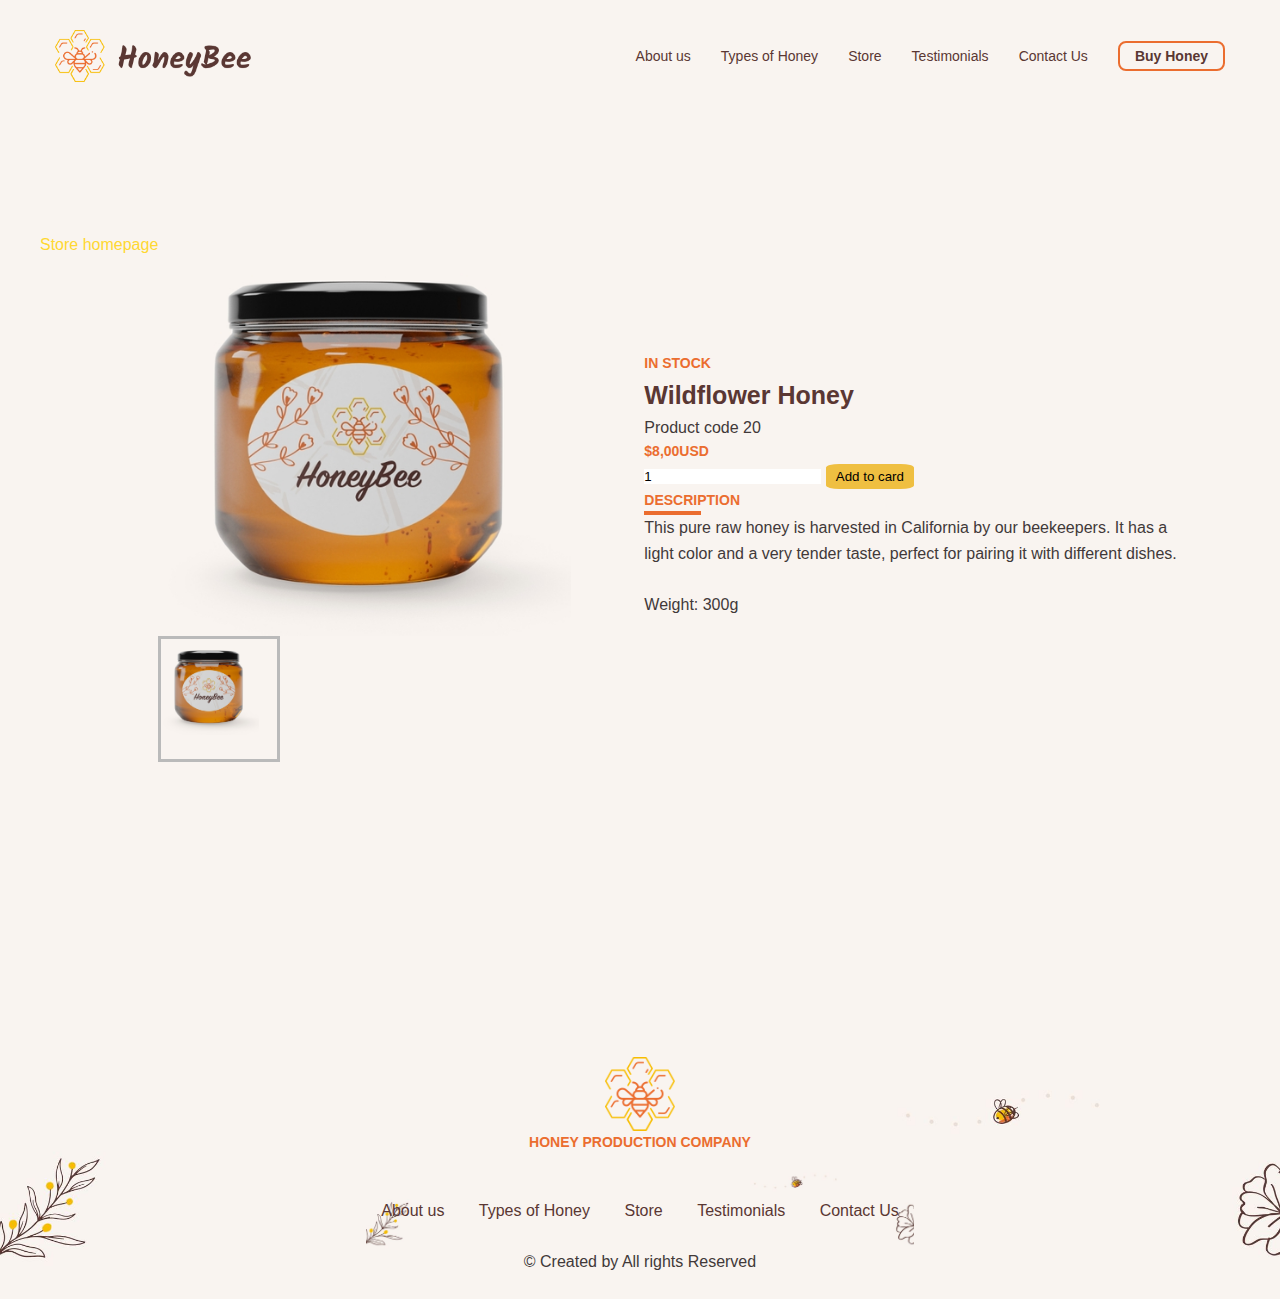
<file: wildflower.html>
<!DOCTYPE html>
<head>
    <meta charset="UTF-8">
    <meta http-equiv="X-UA-Compatible" content="IE=edge">
    <meta name="viewport" content="width=device-width, initial-scale=1.0">
    <link rel="stylesheet" href="css/main.css">
    <title>Document</title>
</head>

<body>
    <header class="header_second_page">
        <div class="header_container container">
            <div class="header_menu header_menu_shop">
                <a href="index.html" class="header_logo">
                    <img src="icons/logotype.png" alt="logo" class="header_icon">
                </a>
                <nav class="header_nav">
                    <ul class="menu_list">
                        <li class="menu_item">
                            <a class="menu_link" href="#about-us">About us</a>
                        </li>
                        <li class="menu_item">
                            <a class="menu_link" href="#typesofhoney">Types of Honey</a>
                        </li>
                        <li class="menu_item">
                            <a class="menu_link" href="#store">Store</a>
                        </li>
                        <li class="menu_item">
                            <a class="menu_link" href="#testimonials">Testimonials</a>
                        </li>
                        <li class="menu_item">
                            <a class="menu_link" href="#contacts">Contact Us</a>
                        </li>
                        <li class="menu_item">
                            <div><a class="menu_link buy_link" href="#store">Buy Honey</a></div>
                        </li>
                    </ul>
                </nav>
            </div>
        </div>
    </header>
    <section class="shop_item_page">
        <div class="container shop_item_page_container">
            <a href="index.html">Store homepage</a>
            <div class="image-slider">
                <img src="img/jar-wildflower-shop.jpg" alt="clover honey">
                <div class="img-wrapper">
                    <div class="image-items"><img src="img/jar-wildflower-shop.jpg" alt=""></div>
                </div>
            </div>
            <div class="shop-item-content">
                <h4>In stock</h4>
                <h3>Wildflower Honey</h3>
                <p>Product code 20</p>
                <h4>$8,00USD</h4>
                <hr>
                <form>
                    <input type="number" value="1">
                    <button type="submit" class="buy">Add to card</button>
                </form>
                <h4>description</h4>
                <div class="divider"></div>
                <p>This pure raw honey is harvested in California by our beekeepers. It has a <br> light color and a
                    very tender taste, perfect for pairing it with different dishes. <br> <br>
                    <span>Weight: 300g</span></p>

            </div>

        </div>
    </section>
    <footer class="footer">
        <div class="container footer-container">
            <a href="index.html"><img src="icons/footer-logo.png" alt="logo"></a>
            <h4>Honey Production Company</h4>
            <div class="footer">
                <a href="#about-us">About us</a></li>
                <a href="#typesofhoney">Types of Honey</a>
                <a href="#store">Store</a></li>
                <a href="#testimonials">Testimonials</a>
                <a href="#contacts">Contact Us</a>
            </div>


            <!-- <div class="social-network">
                <ul>
                    <li><img src="" alt=""></li>
                    <li><img src="" alt=""></li>
                    <li><img src="" alt=""></li>
                </ul>
            </div> -->
            <p>© Created by All rights Reserved</p>
        </div>
    </footer>

</body>
</html>
</file>
<file: css/main.css>
@import url(shop.css);

* {
    box-sizing: border-box;
    margin: 0;
    padding: 0;
    border: 0;
}

.container {
    max-width: 1200px;
    min-height: 100%;
    margin: 0 auto;
}

a {
    text-decoration: none;
    color: #5a3733;
}

ul,
ol,
li {
    list-style: none;
}

img {
    vertical-align: top;
}



h1,
h2,
h3,
h4,
h5,
h6 {
    font-size: inherit;
    font-weight: inherit;
}

h4 {
    text-transform: uppercase;
    color: #eb6d2f !important;
    font-size: 14px;
    font-weight: 600;
}


html,
body {
    height: 100%;
    line-height: 1.6;
    font-size: 16px;
    color: #413939;
    font-family: 'Open Sans', sans-serif;


}

h1 {
    font-size: 110px;
    text-transform: uppercase;
    color: #5a3733;
    font-family: 'Signika Negative', sans-serif;
    font-weight: bold;

}

h2 {
    font-size: 50px;
    font-family: 'Signika Negative', sans-serif;
    color: #5a3733;
    font-weight: bold;
    text-transform: uppercase;
    line-height: 1.25;
}

h3 {
    font-size: 25px;
    font-family: 'Signika Negative', sans-serif;
    color: #5a3733;
    font-weight: bold;
    text-transform: capitalize;
}

.divider {
    width: 57px;
    height: 4px;
    background-color: #eb6d2f;
}

/*-------------------------------Header-------------------------------*/



.header {
    min-height: 100%;
    width: 100%;
    background: url(../img/backgrounds/header-background.jpg)center center/cover no-repeat;
}

.header_icon {
    max-height: 52.14px;
    width: auto;
}

.header_menu {
    display: flex;
    min-height: 112.14px;
    align-items: center;
    justify-content: space-between;
    padding: 30px 15px;
    margin-bottom: 100px;
    font-size: 14px;
}


.menu_list {
    display: flex;
    flex-wrap: wrap;
    margin-left: 25px;
    line-height: 2;
}

.menu_item:not(:last-child) {
    margin: 0px 30px 0px 0px;
}

.menu_link {
    color: #5a3733;
    font-weight: 500;
    line-height: calc(16/16*100%);
}

.menu_link:hover {
    color: #efbf41;
}


.buy_link {
    border: 2px solid #eb6d2f;
    background-color: none;
    font-weight: 600;
    padding: 5px 15px;
    border-radius: 8px;
    text-transform: capitalize;
}

.buy_link:hover {
    background-color: #eb6d2f;
    color: white;
}

.header_content {
    display: flex;
    margin: 0px 0px 0px 50px;
    min-height: 570px;
    flex-direction: column;
    justify-content: center;
}
@media screen and (max-width: 992px) {
    h1 {
        font-size: 70px;
    }

  }

.header_content h1 {
    margin-top: 30px;
}

.header_content .divider {
    margin-top: 20px;
}

.header_content p {
    line-height: 1.5;
    margin-top: 15px;
}



.link_button {
    display: inline-block;
    margin-top: 30px;
    background-color: #eb6d2f;
    font-size: 16.5px;
    font-weight: 600;
    color: white;
    padding: 17px 40px;
    border: 2px;
    border-radius: 8px;
    text-decoration: none;
    text-transform: capitalize;
}

.link_button:hover {
    background-color: #efbf41;
}

p.header_content_item {
    line-height: 1.6;
    font-size: 18px;
}

/*-------------------------------Services-------------------------------*/
.services {
    min-height: 100vh;
    width: 100%;
    padding: 40px 0px 55px 0px;
    background: url(../img/backgrounds/services-background.jpg)center/cover no-repeat;
}


.services_main {
    display: flex;
    min-height: 196px;
    flex-direction: column;
    align-items: center;
    justify-content: space-between;

}

.services_divider {
    min-width: 57px;

}

.services_text {
    text-align: center;
}

.slider {
    display: flex;
    justify-content: space-around;
    align-items: center;
    margin-top: 25px;
}

.slider_tabs {
    display: flex;
    justify-content: center;
    margin-top: 25px;
}

.sliders_tab {
    display: flex;
    flex-direction: column;
    align-items: center;
    justify-content: flex-start;
    width: 350px;
    padding: 0 20px;
    background-color: white;
    border-radius: 7px;
    box-shadow: -18px 0 5px rgba(0, 0, 0, 0.01), 18px 0 5px rgba(0, 0, 0, 0.01);
    margin: 0 25px;

}

.sliders_tab img {
    max-width: 91.31;
    max-height: 100px;
    margin-top: 50px;
}

.sliders_tab h3 {
    margin-top: 25px;

}

.sliders_tab p {
    text-align: center;
    margin-top: 25px;
}

.sliders_tab a {
    font-size: 13.5;
    color: #ffd832;
    margin: 25px 0 50px 0;

}


.btn_next,
.btn_prev {
    text-decoration: none;
    text-align: center;
    padding: 9px 15px;
    border: none;
    -webkit-border-radius: 50px;
    -moz-border-radius: 50px;
    border-radius: 50px;
    font: 19px Arial, Helvetica, sans-serif;
    font-weight: bold;
    color: #e8fcfc;
    background: #5e4440;
    -webkit-box-shadow: 0px 0px 2px #bababa, inset 0px 0px 1px #ffffff;
    -moz-box-shadow: 0px 0px 2px #bababa, inset 0px 0px 1px #ffffff;
    box-shadow: 0px 0px 2px #bababa, inset 0px 0px 1px #ffffff;
    opacity: 0.82;
    -ms-filter: progid:DXImageTransform.Microsoft.Alpha(Opacity=82);
    filter: alpha(opacity=82);
}

.slider_btn:hover {
    padding: 9px 15px;
    border: none;
    -webkit-border-radius: 50px;
    -moz-border-radius: 50px;
    border-radius: 50px;
    font: 19px Arial, Helvetica, sans-serif;
    font-weight: bold;
    color: #e8fcfc;
    background: #472926;
    -webkit-box-shadow: 0px 0px 2px #bababa, inset 0px 0px 1px #ffffff;
    -moz-box-shadow: 0px 0px 2px #bababa, inset 0px 0px 1px #ffffff;
    box-shadow: 0px 0px 2px #bababa, inset 0px 0px 1px #ffffff;
    opacity: 0.82;
    -ms-filter: progid:DXImageTransform.Microsoft.Alpha(Opacity=82);
    filter: alpha(opacity=82);
}

/*-------------------------------why choose us-------------------------------*/
.why-choose-us {
    min-height: 100vh;
    width: 100%;
    background: url(../img/backgrounds/whychooseus-background.jpg)center/cover no-repeat;
}

.why_container {
    padding: 40px 0px 55px 0px;
}

.why-choose-us_main .why_p {
    margin-top: 20px;
    font-size: 18px;
}

.why-choose-us_main h2 {
    margin-top: 15px;
}

.why_divider {
    min-width: 68px;
    margin-top: 15px;
}

.why_container {
    display: flex;
    justify-content: space-around;
}

.why_img {
    display: block;
    max-width: 570px;
    max-height: 612px;
}

.benefit-item img {
    display: block;
    max-width: 100px;
    height: 92px;
    margin-right: 25px;
}

.benefits-wrapper {
    display: flex;
    flex-direction: column;
}

.benefit-item {
    display: flex;
    margin-top: 50px;
    font-weight: 300;

}

/*-------------------------------Video Fixed-------------------------------*/
.how-is-made {
    min-height: 100vh;
    width: 100%;
    padding: 40px 0px 55px 0px;
    background: url(../img/backgrounds/howismade-background.jpg)center/cover no-repeat fixed;
}

.play_container {
    display: flex;
    flex-direction: column;
    justify-content: center;
    align-items: center;
    text-transform: uppercase;
    color: #eb6d2f;
}

.play_container p {
    color: #ffff;
    font-weight: 600;
    text-align: center;
    margin-top: 10px;
}

.play {
    display: flex;
    justify-content: center;
    align-items: center;
    width: 100px;
    height: 100px;
    background-color: aliceblue;
    border-radius: 100%;
}

.play_icon {
    height: 50px;
    min-width: 50px;
}

.how-is-made {
    height: 100vh;
    width: 100%;
    padding: 40px 0px 55px 0px;
    background: url(../img/backgrounds/howismade-background.jpg)center/cover no-repeat fixed;
}

/*-------------------------------Types of honey-------------------------------*/

.types-of-honey {
    min-height: 100vh;
    width: 100%;
    padding: 120px 0px 55px 0px;
    background: #f9f4f0 center/cover no-repeat;
}

.types_info {
    display: flex;
    flex-direction: column;
    align-items: flex-start;
    flex-wrap: wrap;
    justify-content: flex-start;
    min-width: 400px;
    padding: 0px 15px 0px 15px;
}

.types_heading {
    letter-spacing: -1px;
}

.types_info h2 {
    margin-top: 25px;
}

.types_info .divider {
    margin-top: 15px;
}

.types_info p {
    margin-top: 15px;
    font-size: 18px;
}

.list_with_icon {
    min-height: 157px;
    display: flex;
    flex-direction: column;
    justify-content: space-between;
    font-weight: 300;
    margin-top: 10px;
}

.list_with_icon_item img {
    min-height: 24px;
    max-width: 20px;
}


.types_container {
    display: flex;
    min-height: 699px;
}

.types-of-honey-wrapper {
    display: flex;
    align-items: center;
    padding-bottom: 200px;

}

.types-of-honey-items {
    display: flex;
}


.types-of-honey-item {
    display: flex;
    flex-direction: column;
    align-items: center;
    justify-content: space-around;
    min-width: 370px;
    min-height: 473px;
    margin: 0px 15px 0px 15px;
    padding: 100px 0 100px 0;
    text-align: center;
    background-color: white;
    border-radius: 7px;
    box-shadow: -18px 0 5px rgba(0, 0, 0, 0.01), 18px 0 5px rgba(0, 0, 0, 0.01)
}

.types_link_button {
    display: inline-block;
    margin-top: 30px;
    background-color: #eb6d2f;
    font-size: 16.5px;
    font-weight: 600;
    color: white;
    padding: 8px 20px;
    border: 2px;
    border-radius: 8px;
    text-decoration: none;
    text-transform: capitalize;
}

.types_link_button:hover {
    background-color: #efbf41;
}


.types-of-honey-item img {
    max-height: 100px;
}

/* Timer */
.countdown {
    min-height: 100vh;
    width: 100%;
    padding: 120px 0px 55px 0px;
    background: #F4B109 center/cover no-repeat fixed;
}

.promotion__timer {
    display: flex;
    flex-direction: column;
    align-items: center;
    text-align: center;
    justify-content: flex-end;

}

.promotion__timer p {
    color: #f9f4f0;
}

.timer {
    display: flex;
    justify-content: space-around;
}

.time {
    border: 4px solid;
    border-radius: 30%;
    padding: 15px 15px;
    font-size: 50px;
    font-family: 'Signika Negative', sans-serif;
    color: #5a3733;
    font-weight: bold;
    text-transform: uppercase;
    line-height: 1.25;
}


.timer__block span:last-child {
    font-size: 18px;
    color: #5a3733;
    font-weight: bold;
    opacity: .54;
    text-transform: capitalize;
}

.timer__block {
    padding: 30px 50px;
    display: flex;
    flex-direction: column;
}


/* shop */
.store{
    min-height: 100vh;
    width: 100%;
    padding: 120px 0px 55px 0px;
    background: url(../img/backgrounds/store-background.jpg) center/cover no-repeat;
}

.store-info{
    display: flex;
    flex-direction: column;
    align-items: center;
    justify-content: center;
    min-height: 250px;
    text-align: center;
    line-height: 2;
}

.shop-wrapper{
    display: flex;
    flex-direction: row;

}

.shop-items{
    display: flex;
    justify-content: space-around;
    margin-top: 50px;
    flex-wrap: wrap;

}
.shop-item{
    width: 20%;
    text-align: center;
}
.shop-item a{
    color:#efbf41;
}
.shop-item img{
    width: 100%;
}

.buy{
    padding: 5px 10px;
    background-color:#efbf41;
    border-radius:15%;
}

/* Contacts */
.contact-container {
    display: flex;
    justify-content: space-around;
    align-items: center;
    min-height: 100vh;
    max-width: 100%;
    padding: 45px 0px 25px 0px;
    background: url(../img/backgrounds/contacts-background.jpg)center/cover no-repeat;
}
.contact-container:first-child{
    align-items:flex-start
}
.contacts-wrapper{
    display: flex;
    flex-direction: column;
    justify-content: space-around;
    min-height: 400px;
    margin-top: 50px;
    padding: 25px 0;
}

.contact-form {
    background-color: #fff;
    display: flex;
    justify-content: center;
    padding: 50px;
    border-radius: 5%;
}

.form {
    background-color: #f9f4f0;
    border-radius:5%;
    padding: 25px;
}

input[type=text] {
    width: 100%;
    padding: 15px 50px;
    margin: 8px 0;
    border-radius: 5%;
}
.btn_form{
    display: inline-block;
    margin-top: 30px;
    background-color: #eb6d2f;
    font-size: 16.5px;
    font-weight: 600;
    color: white;
    padding: 8px 20px;
    border: 2px;
    border-radius: 8px;
    text-decoration: none;
    text-transform: capitalize;
}

.gallery {
    background: #f9f4f0 center/cover no-repeat fixed;
    min-height: 250px;
    display: flex;
    justify-content: space-around;
    flex-wrap: wrap;
}

.gallery img {
    max-width: 252px;

    border-radius: 5%;
}


.footer {
    min-height: 5%;
    max-width: 100%;
    padding: 45px 0px 25px 0px;
    background: url(../img/backgrounds/footer-background.jpg)center/cover no-repeat;
}

.footer-container {
    display: flex;
    flex-direction: column;
    align-items: center;
}

.footer-container img {
    max-width: 70px;
}


.footer a{
    padding:0 15px;
}

/* responsive */

@media screen and (max-width: 992px) {
    h1 {
        font-size: 70px;
    }
    .types_container {
        display: flex;
        flex-wrap: wrap;
        min-height: 699px;
    }

    h2{
        font-size: 40px;
    }

    h3{
        font-size: 20px;
    }
    .why_container {
        display: flex;
        flex-wrap: wrap;
    }
    .why_img {
        display: block;
        max-width: 400px;
    }
    .timer{
        flex-wrap: wrap;
    }
    .timer__block{
        min-width: 75px ;
        min-height: 75px;
        margin: 0 15px 0 15px;
    }
    .time{
        font-size: 25px;
        font-weight: 500;
    }

    .last{
        min-width: 200px ;
        min-height: 200px;
    }
    .last .time{
        font-size: 50px;
        font-weight: 500;
    }
    .contact-container{
        display: flex;
        flex-wrap: wrap;
    }

  }
  @media screen and (max-width: 600px) {
    .types-of-honey-item {
        display: flex;
        flex-direction: column;
        align-items: center;
        justify-content: space-around;
        padding: 100px 0 100px 0;
        text-align: center;
        background-color: white;
        border-radius: 7px;
        box-shadow: -18px 0 5px rgba(0, 0, 0, 0.01), 18px 0 5px rgba(0, 0, 0, 0.01)
    }
    .header_menu{
        display: flex;
        flex-direction: column;
        align-items:flex-start;
    }
    .menu_list {
        display: flex;
        flex-wrap: wrap;
        margin-left: 25px;
        margin-top: 10px;
        line-height: 2;
    }

}
.up a{
    text-decoration: none;
    text-align: center;
    padding: 9px 15px;
    border: none;
    -webkit-border-radius: 50px;
    -moz-border-radius: 50px;
    border-radius: 50px;
    font: 19px Arial, Helvetica, sans-serif;
    font-weight: bold;
    color: #e8fcfc;
    background: #5e4440;
    -webkit-box-shadow: 0px 0px 2px #bababa, inset 0px 0px 1px #ffffff;
    -moz-box-shadow: 0px 0px 2px #bababa, inset 0px 0px 1px #ffffff;
    box-shadow: 0px 0px 2px #bababa, inset 0px 0px 1px #ffffff;
    opacity: 0.82;
    -ms-filter: progid:DXImageTransform.Microsoft.Alpha(Opacity=82);
    filter: alpha(opacity=82);
    position: fixed;
    right: 50px;
    bottom: 100px;
}
</file>
